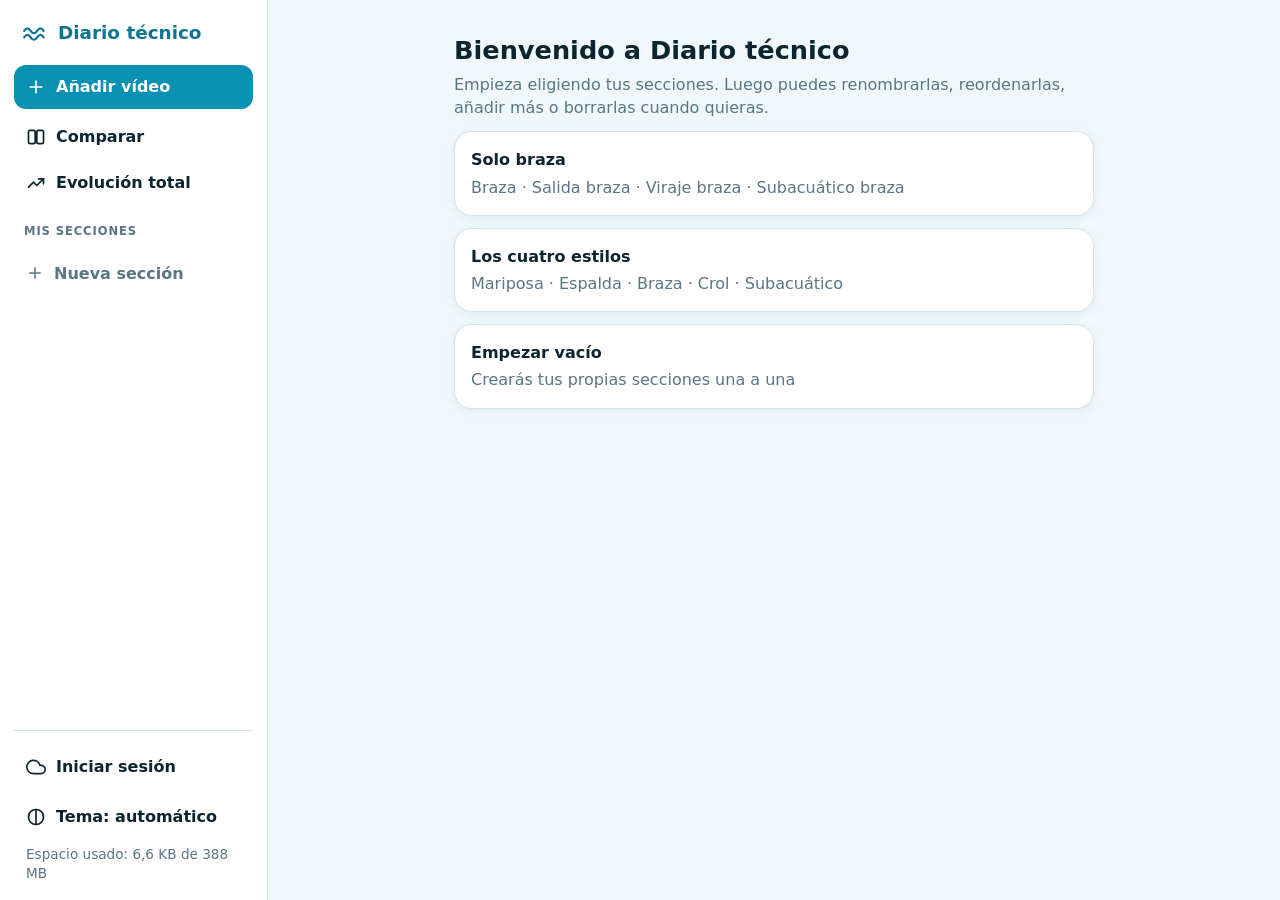
<file: index.html>
<!doctype html>
<html lang="es">
<head>
  <meta charset="utf-8">
  <meta name="viewport" content="width=device-width, initial-scale=1, viewport-fit=cover">
  <title>Diario técnico</title>
  <meta name="theme-color" content="#0891b2">
  <meta name="apple-mobile-web-app-capable" content="yes">
  <meta name="mobile-web-app-capable" content="yes">
  <meta name="apple-mobile-web-app-title" content="Diario técnico">
  <link rel="manifest" href="manifest.json">
  <link rel="icon" href="icons/icon-192.png">
  <link rel="apple-touch-icon" href="icons/icon-192.png">
  <!-- Aplica el tema guardado ANTES de pintar, para que no parpadee -->
  <script>
    try { var t = localStorage.getItem('dt-theme'); if (t === 'light' || t === 'dark') document.documentElement.dataset.theme = t; } catch (e) {}
  </script>
  <link rel="stylesheet" href="css/base.css">
  <link rel="stylesheet" href="css/layout.css">
  <link rel="stylesheet" href="css/components.css">
</head>
<body>
  <div id="app">
    <aside id="sidebar" aria-label="Menú principal"></aside>
    <div id="scrim"></div>
    <header id="topbar"></header>
    <main id="view"></main>
    <nav id="tabbar" aria-label="Navegación"></nav>
  </div>
  <noscript>Esta aplicación necesita JavaScript.</noscript>
  <script type="module" src="js/app.js"></script>
</body>
</html>
</file>
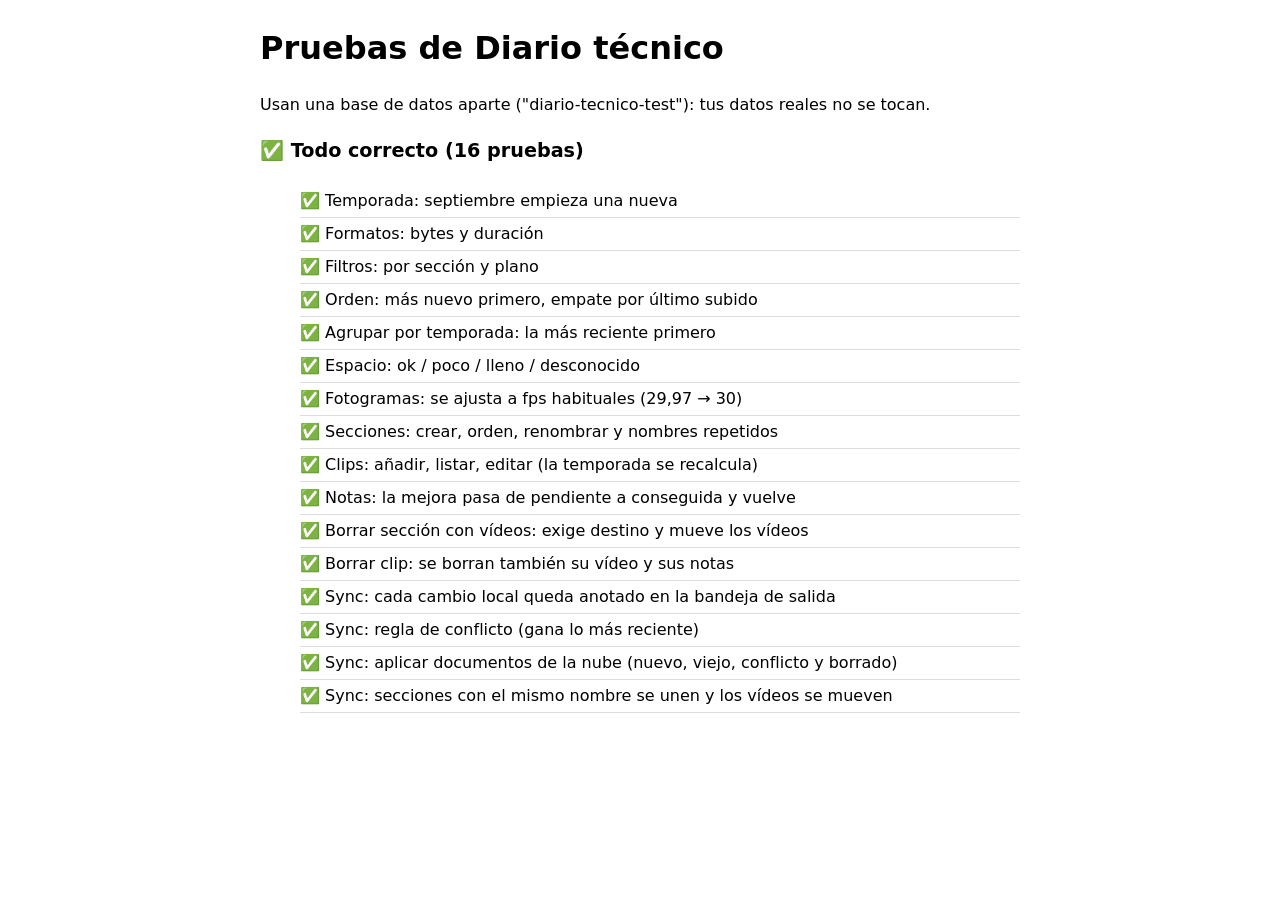
<file: tests/tests.html>
<!doctype html>
<html lang="es">
<head>
  <meta charset="utf-8">
  <meta name="viewport" content="width=device-width, initial-scale=1">
  <title>Pruebas · Diario técnico</title>
  <style>
    body { font: 16px/1.5 system-ui, sans-serif; max-width: 760px; margin: 24px auto; padding: 0 16px; }
    li { list-style: none; padding: 4px 0; border-bottom: 1px solid #ddd; }
    #sum { font-weight: 700; font-size: 1.2rem; }
  </style>
</head>
<body>
  <h1>Pruebas de Diario técnico</h1>
  <p>Usan una base de datos aparte ("diario-tecnico-test"): tus datos reales no se tocan.</p>
  <p id="sum">Ejecutando…</p>
  <ul id="out"></ul>
  <script type="module" src="tests.js"></script>
</body>
</html>
</file>
<file: css/base.css>
/* Colores y tipografía. Todo el aspecto sale de estas variables:
   para cambiar el azul de la app, toca --brand (claro) y --brand (oscuro). */
:root {
  --brand: #0891b2; --brand-strong: #0e7490; --brand-soft: #e0f4f9; --on-brand: #fff;
  --bg: #f0f8fb; --surface: #fff; --surface-2: #e8f2f6;
  --text: #0b2530; --muted: #587684; --border: #d3e5ec;
  --danger: #d64545; --ok: #1f9d63; --warn: #c98a0b;
  --radius: 18px; --radius-sm: 12px; --shadow: 0 2px 10px rgba(8, 60, 80, .08);
  --tab-h: 64px; --top-h: 56px; --side-w: 268px;
  color-scheme: light;
}
/* Oscuro automático (según el sistema) salvo que se haya forzado el claro */
@media (prefers-color-scheme: dark) {
  :root:not([data-theme="light"]) {
    --brand: #22b8d6; --brand-strong: #67d4ea; --brand-soft: #0f3340; --on-brand: #052029;
    --bg: #071a20; --surface: #0e2830; --surface-2: #143641;
    --text: #e5f3f7; --muted: #8fb0bc; --border: #1d4150; --shadow: 0 2px 12px rgba(0, 0, 0, .4);
    color-scheme: dark;
  }
}
/* Oscuro forzado con el interruptor */
:root[data-theme="dark"] {
  --brand: #22b8d6; --brand-strong: #67d4ea; --brand-soft: #0f3340; --on-brand: #052029;
  --bg: #071a20; --surface: #0e2830; --surface-2: #143641;
  --text: #e5f3f7; --muted: #8fb0bc; --border: #1d4150; --shadow: 0 2px 12px rgba(0, 0, 0, .4);
  color-scheme: dark;
}

* { box-sizing: border-box; -webkit-tap-highlight-color: transparent; }
html { -webkit-text-size-adjust: 100%; }
body {
  margin: 0; background: var(--bg); color: var(--text);
  font: 16px/1.45 system-ui, -apple-system, "Segoe UI", Roboto, sans-serif;
}
[hidden] { display: none !important; }
.hidden { display: none; }
a { color: var(--brand-strong); }
h1 { font-size: 1.6rem; margin: 0 0 4px; }
h2 { font-size: 1.15rem; margin: 24px 0 10px; }
p { margin: 0 0 12px; }
.muted { color: var(--muted); }
.hint { color: var(--muted); font-size: .85rem; }
.ico { display: inline-flex; align-items: center; justify-content: center; }
</file>
<file: css/layout.css>
/* MÓVIL (por defecto): barra superior, barra inferior y menú lateral que se desliza. */
#topbar {
  position: fixed; inset: 0 0 auto 0; z-index: 20;
  height: calc(var(--top-h) + env(safe-area-inset-top)); padding: env(safe-area-inset-top) 12px 0;
  display: flex; align-items: center; gap: 10px;
  background: var(--surface); border-bottom: 1px solid var(--border);
}
#topbar .title { font-weight: 700; display: flex; align-items: center; gap: 8px; color: var(--brand-strong); }
#tabbar {
  position: fixed; inset: auto 0 0 0; z-index: 20;
  height: calc(var(--tab-h) + env(safe-area-inset-bottom)); padding-bottom: env(safe-area-inset-bottom);
  display: grid; grid-template-columns: repeat(4, 1fr);
  background: var(--surface); border-top: 1px solid var(--border);
}
.tab {
  display: flex; flex-direction: column; align-items: center; justify-content: center; gap: 2px;
  border: 0; background: none; color: var(--muted); font: inherit; font-size: .72rem; font-weight: 600;
  text-decoration: none; cursor: pointer;
}
.tab.active { color: var(--brand-strong); }

#sidebar {
  position: fixed; top: 0; bottom: 0; left: 0; z-index: 40; width: min(86vw, var(--side-w));
  transform: translateX(-100%); transition: transform .25s ease;
  display: flex; flex-direction: column; gap: 4px; overflow-y: auto;
  padding: calc(16px + env(safe-area-inset-top)) 14px calc(16px + env(safe-area-inset-bottom));
  background: var(--surface); border-right: 1px solid var(--border);
}
body.drawer-open #sidebar { transform: none; }
#scrim {
  position: fixed; inset: 0; z-index: 30; background: rgba(0, 0, 0, .45);
  opacity: 0; pointer-events: none; transition: opacity .25s;
}
body.drawer-open #scrim { opacity: 1; pointer-events: auto; }

#view {
  max-width: 1100px; margin: 0 auto;
  padding: calc(var(--top-h) + env(safe-area-inset-top) + 16px) 16px calc(var(--tab-h) + env(safe-area-inset-bottom) + 28px);
}
.page { max-width: 1100px; margin: 0 auto; }
.page.narrow { max-width: 640px; }

/* ORDENADOR: menú lateral fijo, sin barras superior/inferior. */
@media (min-width: 900px) {
  #topbar, #tabbar, #scrim { display: none; }
  #sidebar { transform: none; width: var(--side-w); }
  #view { margin: 0 0 0 var(--side-w); max-width: none; padding: 32px 40px 56px; }
}

/* Contenido del menú lateral */
.brand { display: flex; align-items: center; gap: 10px; font-weight: 800; font-size: 1.15rem; color: var(--brand-strong); padding: 4px 8px 14px; }
.side-nav { display: flex; flex-direction: column; gap: 2px; }
.side-title { margin: 14px 10px 4px; font-size: .72rem; letter-spacing: .08em; text-transform: uppercase; color: var(--muted); font-weight: 700; }
.side-link {
  display: flex; align-items: center; gap: 10px; min-height: 44px; padding: 0 12px;
  border: 0; border-radius: var(--radius-sm); background: none; color: var(--text);
  font: inherit; font-weight: 600; text-decoration: none; cursor: pointer; text-align: left; width: 100%;
}
.side-link:hover { background: var(--surface-2); }
.side-link.active { background: var(--brand-soft); color: var(--brand-strong); }
.side-link.primary { background: var(--brand); color: var(--on-brand); margin-bottom: 4px; }
.side-link.primary:hover { background: var(--brand-strong); }
.side-link .count { margin-left: auto; font-size: .8rem; color: var(--muted); font-weight: 600; }
.side-link.add { color: var(--muted); }
.side-foot { margin-top: auto; padding-top: 14px; display: flex; flex-direction: column; gap: 6px; border-top: 1px solid var(--border); }
.side-foot .hint { padding: 0 12px; }
</file>
<file: css/components.css>
/* Piezas reutilizables: botones, chips, tarjetas, reproductor, diálogos... */

/* Botones (grandes para el móvil) */
.btn {
  display: inline-flex; align-items: center; justify-content: center; gap: 8px;
  min-height: 44px; padding: 0 16px; border-radius: var(--radius-sm);
  border: 1px solid var(--border); background: var(--surface); color: var(--text);
  font: inherit; font-weight: 600; cursor: pointer; text-decoration: none;
}
.btn:hover { background: var(--surface-2); }
.btn-primary { background: var(--brand); border-color: var(--brand); color: var(--on-brand); }
.btn-primary:hover { background: var(--brand-strong); }
.btn-danger { background: var(--danger); border-color: var(--danger); color: #fff; }
.btn-danger:hover { background: #b83636; }
.btn.big { min-height: 56px; min-width: 56px; font-size: 1.05rem; }
.btn-icon { padding: 0; width: 44px; }
.btn.on { background: var(--brand-soft); border-color: var(--brand); color: var(--brand-strong); }
.btn[disabled] { opacity: .45; pointer-events: none; }

/* Tarjetas, cabeceras y chips */
.card { background: var(--surface); border: 1px solid var(--border); border-radius: var(--radius); padding: 16px; box-shadow: var(--shadow); }
.page-head { display: flex; flex-wrap: wrap; align-items: center; justify-content: space-between; gap: 12px; margin-bottom: 16px; }
.page-head .actions { display: flex; flex-wrap: wrap; gap: 8px; align-items: center; }
.chips { display: flex; flex-wrap: wrap; gap: 8px; }
.chip {
  min-height: 44px; padding: 0 16px; border-radius: 999px; border: 1px solid var(--border);
  background: var(--surface); color: var(--text); font: inherit; font-weight: 600; cursor: pointer;
}
.chip.on { background: var(--brand); border-color: var(--brand); color: var(--on-brand); }
.filters { margin-bottom: 16px; display: flex; flex-direction: column; gap: 10px; }
.empty { text-align: center; padding: 40px 16px; color: var(--muted); grid-column: 1 / -1; }
.empty .btn { margin-top: 12px; }
.preset { display: flex; flex-direction: column; gap: 4px; width: 100%; margin-bottom: 12px; text-align: left; font: inherit; color: var(--text); cursor: pointer; }
.preset:hover { border-color: var(--brand); }

/* Formularios */
.field { display: flex; flex-direction: column; gap: 6px; margin-bottom: 14px; }
.field-label { font-weight: 700; font-size: .9rem; }
input[type="text"], input[type="date"], input[type="email"], input[type="password"], select, textarea {
  width: 100%; min-height: 48px; padding: 10px 12px; font: inherit; color: var(--text);
  background: var(--surface); border: 1px solid var(--border); border-radius: var(--radius-sm);
}
textarea { resize: vertical; }
input:focus, select:focus, textarea:focus, .btn:focus-visible, .chip:focus-visible { outline: 2px solid var(--brand); outline-offset: 1px; }
.section-block { margin-bottom: 22px; }
details.more { margin-bottom: 18px; }
details.more summary { cursor: pointer; font-weight: 700; min-height: 44px; display: flex; align-items: center; color: var(--brand-strong); }
.pick-area {
  display: flex; flex-direction: column; align-items: center; gap: 10px; text-align: center;
  padding: 22px 16px; border: 2px dashed var(--border); border-radius: var(--radius); margin-bottom: 18px; background: var(--surface);
}
.pick-area .row { display: flex; flex-wrap: wrap; gap: 10px; justify-content: center; }
.filelist { list-style: none; margin: 0; padding: 0; width: 100%; text-align: left; }
.filelist li { display: flex; justify-content: space-between; gap: 10px; padding: 6px 0; border-top: 1px solid var(--border); font-size: .9rem; }
.filelist li span:first-child { overflow: hidden; text-overflow: ellipsis; white-space: nowrap; }

/* Cuadrícula de vídeos */
.grid { display: grid; grid-template-columns: repeat(auto-fill, minmax(170px, 1fr)); gap: 14px; }
.clip-card { display: block; text-decoration: none; color: var(--text); background: var(--surface); border: 1px solid var(--border); border-radius: var(--radius); overflow: hidden; box-shadow: var(--shadow); }
.clip-card:hover { border-color: var(--brand); }
.clip-card .thumb { position: relative; aspect-ratio: 16 / 10; background: var(--surface-2); display: flex; align-items: center; justify-content: center; color: var(--muted); }
.clip-card .thumb img { width: 100%; height: 100%; object-fit: cover; display: block; }
.clip-card .dur { position: absolute; right: 8px; bottom: 8px; background: rgba(0, 0, 0, .65); color: #fff; font-size: .75rem; padding: 2px 8px; border-radius: 999px; }
.clip-card .meta { display: flex; flex-direction: column; gap: 2px; padding: 10px 12px 12px; }
.clip-card .sub { color: var(--muted); font-size: .82rem; }
.clip-card .mark { font-size: .82rem; font-weight: 700; color: var(--brand-strong); }
.season-title { margin-top: 28px; }

/* Reproductor */
.player { background: var(--surface); border: 1px solid var(--border); border-radius: var(--radius); overflow: hidden; box-shadow: var(--shadow); }
.player .stage { position: relative; background: #000; }
.player video { display: block; width: 100%; max-height: 70vh; background: #000; }
.player-msg { position: absolute; inset: 0; display: flex; align-items: center; justify-content: center; padding: 20px; text-align: center; color: #fff; background: rgba(0, 0, 0, .8); }
.seekrow { display: flex; flex-direction: column; gap: 4px; padding: 12px 16px 0; }
.seek { width: 100%; height: 32px; accent-color: var(--brand); }
.time { font-variant-numeric: tabular-nums; font-size: .85rem; color: var(--muted); text-align: center; }
.controls { display: flex; flex-wrap: wrap; align-items: center; justify-content: center; gap: 10px; padding: 12px 16px 16px; }
.speeds { display: flex; gap: 6px; }
.speeds .chip { padding: 0 12px; min-height: 48px; }
.player:fullscreen { display: flex; flex-direction: column; background: #000; border: 0; border-radius: 0; }
.player:fullscreen .stage { flex: 1; display: flex; }
.player:fullscreen video { max-height: none; height: 100%; object-fit: contain; }
.player:fullscreen .seekrow, .player:fullscreen .controls { background: var(--surface); }

/* Ficha del vídeo y notas */
.clip-layout { display: grid; gap: 20px; }
@media (min-width: 1100px) { .clip-layout { grid-template-columns: minmax(0, 1.6fr) minmax(320px, 1fr); align-items: start; } }
.facts { display: grid; grid-template-columns: auto 1fr; gap: 6px 14px; margin: 0 0 14px; }
.facts dt { color: var(--muted); font-size: .9rem; } .facts dd { margin: 0; font-weight: 600; }
.note { padding: 12px 0; border-top: 1px solid var(--border); display: flex; flex-direction: column; gap: 6px; }
.note-top { display: flex; align-items: center; gap: 8px; flex-wrap: wrap; }
.note-text { white-space: pre-wrap; }
.badge { font-size: .72rem; font-weight: 800; text-transform: uppercase; letter-spacing: .04em; padding: 3px 10px; border-radius: 999px; background: var(--brand-soft); color: var(--brand-strong); }
.badge.mejora { background: #fdf0d5; color: #8a5a00; }
.badge.ok { background: #d9f3e5; color: #17744a; }
:root[data-theme="dark"] .badge.mejora { background: #3b2e0c; color: #f0c25a; }
:root[data-theme="dark"] .badge.ok { background: #0f3324; color: #62d99b; }
@media (prefers-color-scheme: dark) {
  :root:not([data-theme="light"]) .badge.mejora { background: #3b2e0c; color: #f0c25a; }
  :root:not([data-theme="light"]) .badge.ok { background: #0f3324; color: #62d99b; }
}
.note-actions { margin-left: auto; display: flex; gap: 6px; }
.note-actions .btn { min-height: 36px; padding: 0 12px; font-size: .85rem; }
.note-actions .btn-icon { width: 36px; padding: 0; }

/* Diálogos y avisos */
dialog.dlg { border: 0; border-radius: var(--radius); padding: 22px; width: min(92vw, 440px); background: var(--surface); color: var(--text); box-shadow: 0 10px 40px rgba(0, 0, 0, .35); }
dialog.dlg::backdrop { background: rgba(0, 0, 0, .5); }
dialog.dlg h2 { margin-top: 0; }
.dlg-actions { display: flex; gap: 10px; justify-content: flex-end; flex-wrap: wrap; margin-top: 8px; }
.toast { position: fixed; left: 50%; bottom: calc(var(--tab-h) + env(safe-area-inset-bottom) + 16px); transform: translateX(-50%); z-index: 100; background: var(--text); color: var(--bg); padding: 12px 18px; border-radius: 999px; font-weight: 600; max-width: 90vw; text-align: center; transition: opacity .4s; }
.toast.out { opacity: 0; }
@media (min-width: 900px) { .toast { bottom: 24px; } }
.banner { padding: 12px 14px; border-radius: var(--radius-sm); background: #fdf0d5; color: #6b4600; margin-bottom: 14px; font-size: .92rem; }

/* Cuenta y sincronización */
.account-box { display: flex; flex-direction: column; gap: 2px; }
.account-box .side-link { overflow: hidden; text-overflow: ellipsis; white-space: nowrap; }
.error { color: var(--danger); min-height: 1.2em; font-weight: 600; }
.actions-row { display: flex; flex-wrap: wrap; gap: 10px; }
</file>
